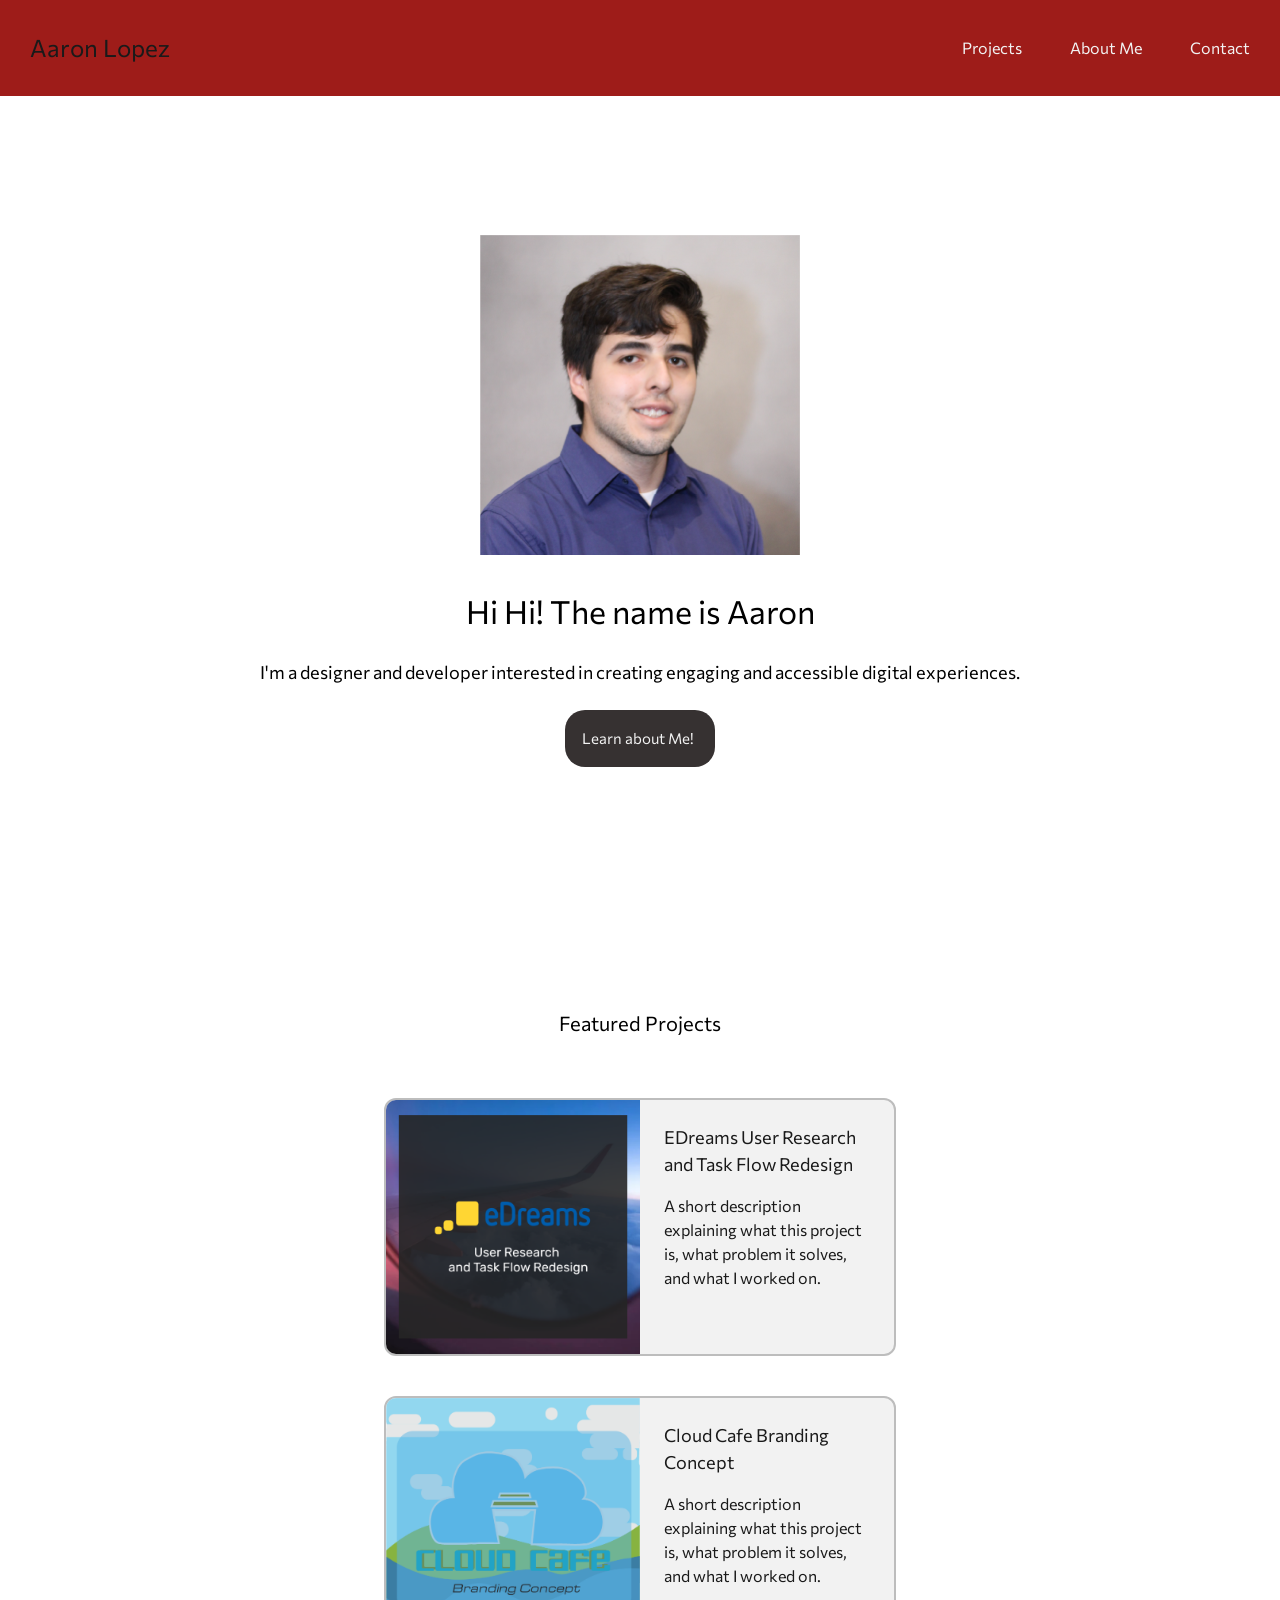
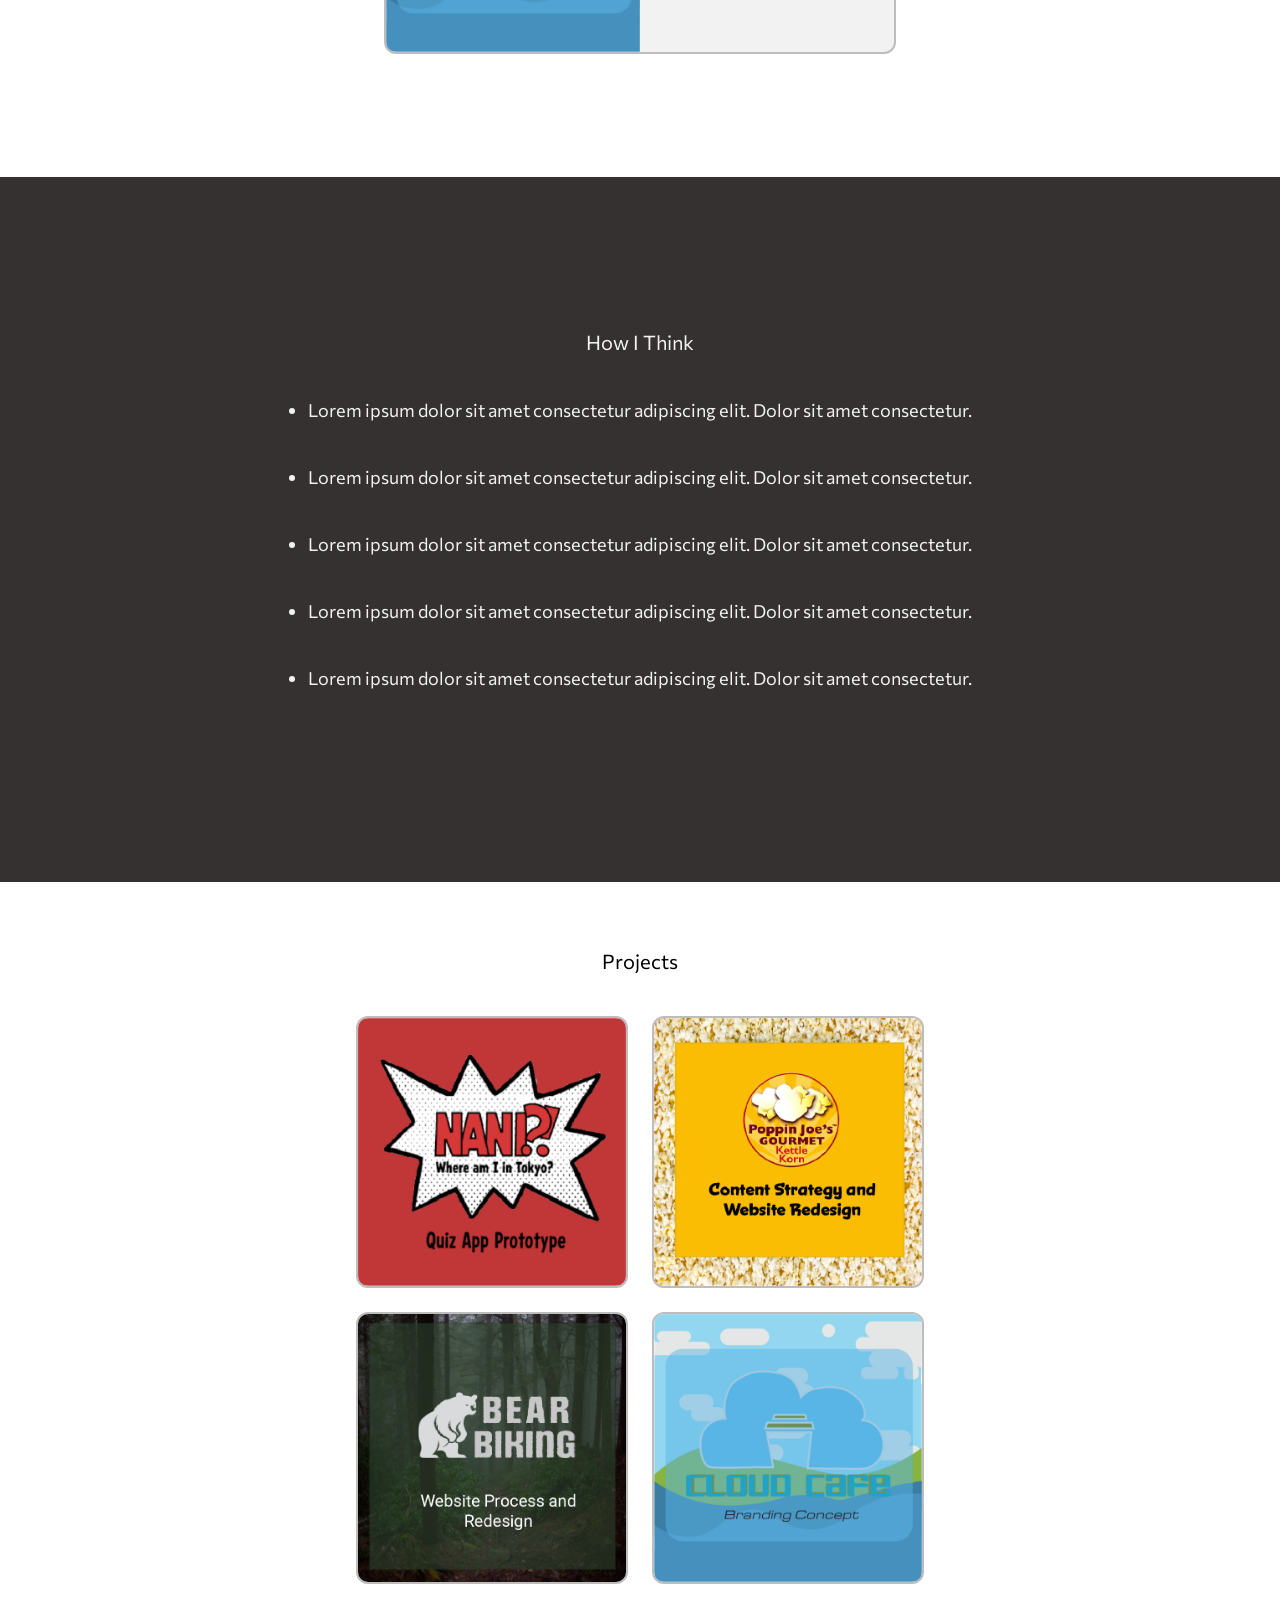
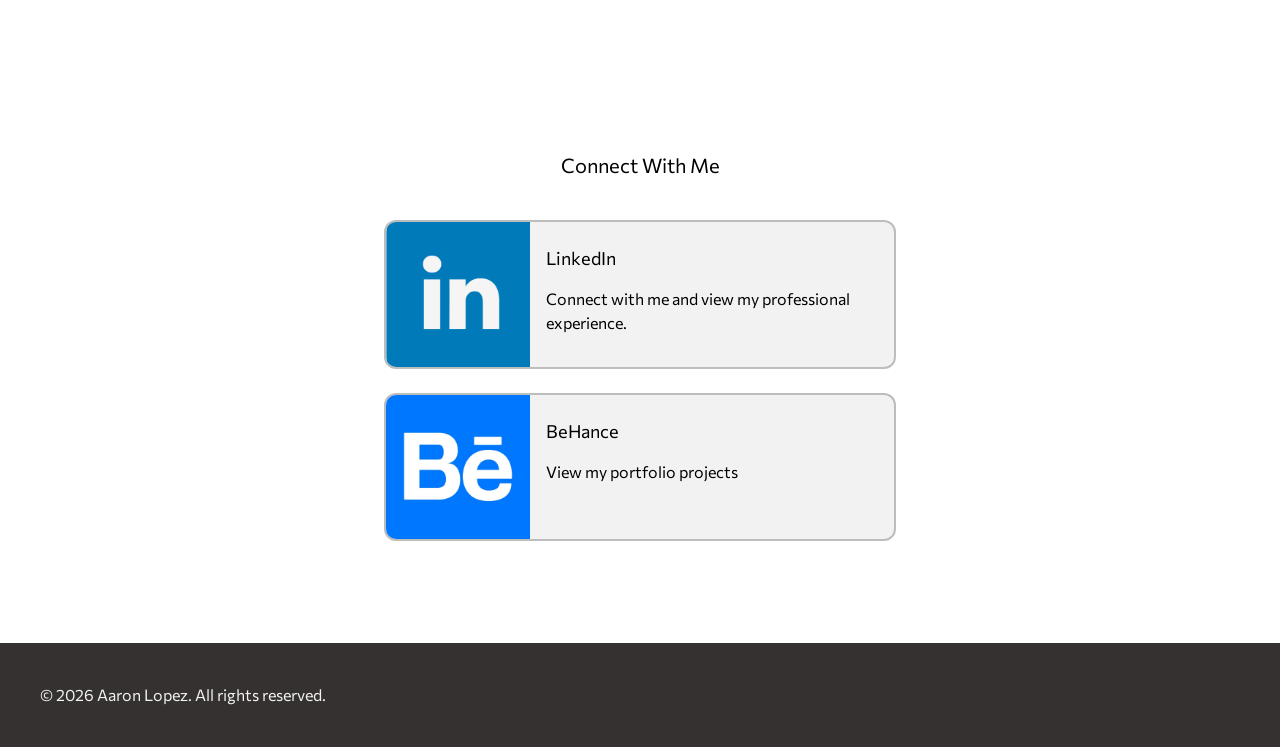
<file: index.html>
<!DOCTYPE html>
<html lang="en">

<head>
    <meta charset="UTF-8">
    <meta name="viewport" content="width=device-width, initial-scale=1.0">
    <meta name="description" content="Personal portfolio featuring my projects, skills, and work.">
    <title>Aaron Lopez - Porfolio</title>

    <link rel="stylesheet" href="styles.css">
</head>

<body>

    <!-- HEADER / NAVIGATION -->
    <header class="site-header">

    <a href="index.html" class="site-name">
        Aaron Lopez
    </a>

    <nav aria-label="Main navigation">
        <ul class="nav-list">
            <li><a href="projects.html">Projects</a></li>
            <li><a href="about.html">About Me</a></li>
            <li><a href="contact.html">Contact</a></li>
        </ul>
    </nav>

</header>

    <!--alt text used in images -->
    <main>

        <!-- HERO -->
        <section class="hero">
        <!-- Responsive Image -->
    <div class="hero-content">

        <img
            src="images/Aaron-Headshot-640.png"
            alt="Portrait of Aaron Lopez"
              srcset="
                images/Aaron-Headshot-320.png 320w,
                images/Aaron-Headshot-640.png 640w
            "
            sizes="320px"
            width="640"
            height="640"
            class="hero-image"
        >

        <div class="hero-text">

            <h1>Hi Hi! The name is Aaron</h1>

            <p>
                I'm a designer and developer interested in creating
                engaging and accessible digital experiences.
            </p>

            <a href="projects.html" class="button">
                Learn about Me!
            </a>

        </div>

    </div>

</section>


        <!-- FEATURED PROJECT -->
        
        
        <section class="featured">

           <h2> Featured Projects</h2>

                <a href="project-eDreams.html" class="featured-card">

                <img
                    src="images/Edreams-Website-Thumbnail-640.png"
                    srcset= "images/Edreams-Website-Thumbnail-320.png 320w,
                            images/Edreams-Website-Thumbnail-640.png 640w"
                    sizes="272px"
                    width="640"
                    height="640"
                    alt="Preview of my featured project"
                >

                <div class="featured-card-content">
                <h3>EDreams User Research and Task Flow Redesign </h3>

                <p>
                    A short description explaining what this project is,
                    what problem it solves, and what I worked on.
                </p>

            
                </div>
                </a>
           



                <a href="project-Cloud-Cafe.html" class="featured-card">

                <img
                    src="images/Cloud-Cafe-Website-Thumbnail-640.png"
                    srcset= "images/Cloud-Cafe-Website-Thumbnail-320.png 320w,
                            images/Cloud-Cafe-Website-Thumbnail-640.png 640w"
                    sizes="272px"
                    width="640"
                    height="640"
                    alt="Preview of my featured project"
                    
                >

                <div class="featured-card-content">
                <h3>Cloud Cafe Branding Concept </h3>

                <p>
                    A short description explaining what this project is,
                    what problem it solves, and what I worked on.
                </p>

            
                </div>
                </a>
           

        </section>


        <!-- SKILLS -->
        <section class="skills">

            <h2>How I Think</h2>

            <ul>
                <li>Lorem ipsum dolor sit amet consectetur adipiscing elit. Dolor sit amet consectetur.</li>
                <li>Lorem ipsum dolor sit amet consectetur adipiscing elit. Dolor sit amet consectetur.</li>
                <li>Lorem ipsum dolor sit amet consectetur adipiscing elit. Dolor sit amet consectetur.</li>
                <li>Lorem ipsum dolor sit amet consectetur adipiscing elit. Dolor sit amet consectetur.</li>
                <li>Lorem ipsum dolor sit amet consectetur adipiscing elit. Dolor sit amet consectetur.</li>
            </ul>

             <!--  <li>HTML</li>
                <li>CSS</li>
                <li>UX Design</li>
                <li>Game Design</li>
                <li>Prototyping</li> -->

        </section>

         <!-- PROJECT COLLECTION -->
        <section class="project">

            <h2>Projects</h2>

            <div class="project-grid">

                <!-- PROJECT CARD 1 -->
                <article class="project-card">

                     <a href="project-nani.html" class="project-card-link" >
                     <img 
                        src="images/NANI-Portfolio-Website-Thumbnail-640.png"
                        alt="NANI!? Where Am I in Tokyo? quiz app prototype thumbnail."

                        srcset="
                            images/NANI-Portfolio-Website-Thumbnail-320.png 320w,
                            images/NANI-Portfolio-Website-Thumbnail-640.png 640w"

                        sizes="
                              sizes=272px"
                                
                              width="640"
                              height="640"
                    >
                
                <div class="project-card-text">
                    <h3>NANI?!? Quiz App Prototype</h3>
                    <p>View Project</p>
                </div>

        </a>
    </article>
        
        <article class="project-card">
        
            <a href="project-poppin-joes.html" class="project-card-link">
                <img 
                        src="images/Poppin-Joes-Website-Thumbnail-640.png"
                        alt="Poppin Joe's website content strategy and redesign project thumbnail."

                        srcset="
                            images/Poppin-Joes-Website-Thumbnail-320.png 320w,
                            images/Poppin-Joes-Website-Thumbnail-640.png 640w"

                        sizes="
                              sizes=272px"
                                
                              width="640"
                              height="640"
                    >

                <div class="project-card-text">
                    <h3>Poppin Joe's Content Strategy and Redesign</h3>
                    <p>View Project</p>
                </div>
            </a>
        </article>

     <article class="project-card">
        <a href="project-bear-biking.html" class="project-card-link">
            <img 
                        src="images/BEAR-Biking-Website-Thumbnail-640.png"
                        alt="BEAR Biking website process and redesign project thumbnail."

                        srcset="
                            images/BEAR-Biking-Website-Thumbnail-320.png 320w,
                            images/BEAR-Biking-Website-Thumbnail-640.png 640w"

                        sizes="
                              sizes=272px"
                                
                              width="640"
                              height="640"
                    >
             
            <div class="project-card-text">
                <h3>BEAR Biking Website Process and Redesign</h3>
                <p>View Project</p>
            </div>
        </a>
    </article>

    <article class="project-card">
        <a href="project-cloud-cafe.html" class="project-card-link">
            <img 
                        src="images/Cloud-Cafe-Website-Thumbnail-640.png"
                        alt="Cloud Cafe branding concept project thumbnail."

                        srcset="
                            images/Cloud-Cafe-Website-Thumbnail-320.png 320w,
                            images/Cloud-Cafe-Website-Thumbnail-640.png 640w"

                        sizes="
                              sizes=272px"
                                
                              width="640"
                              height="640"
                    >
            
            <div class="project-card-text">
                <h3>Cloud Cafe Branding Concept</h3>
                <p>View Project</p>
            </div>
        </a>
      </article>
      
    </div>

</section>



        <!-- SOCIAL MEDIA -->
       
        
        <section class="social">

             <h2>Connect With Me</h2>

            <div class="card-grid">
                 
                 <a href="https://www.linkedin.com/" class="social-card-link" target="_blank" rel="noopener noreferrer">
                
                     <article class="social-card">
                        

                    <img
                        src="images/Screenshot 2026-10-12 223156.png"
                        alt="LinkedIn logo initials"
                    >
                    
                    <div class="social-card-content">

                    <h3>LinkedIn</h3>

                    <p>
                        Connect with me and view my professional experience.
                    </p>

                  
                    </div>
                </article>
                </a>


      <a href="https://www.behance.net/" class="social-card-link" target="_blank" rel="noopener noreferrer">
                
              <article class="social-card">

                    <img
                        src="images/Behance-Logo-2020-394.jpg"
                        alt="Behance logo initials"
                    >

                <div class="social-card-content">
                    
                    <h3>BeHance</h3>

                    <p>
                        View my portfolio projects
                    </p>

                   
                 </div>

                </article>
                </a>
            </div>

        </section>

    </main>


    <!-- FOOTER -->
    <footer>

        <p>
            &copy; 2026 Aaron Lopez. All rights reserved.
        </p>

    </footer>

</body>

</html>
</file>
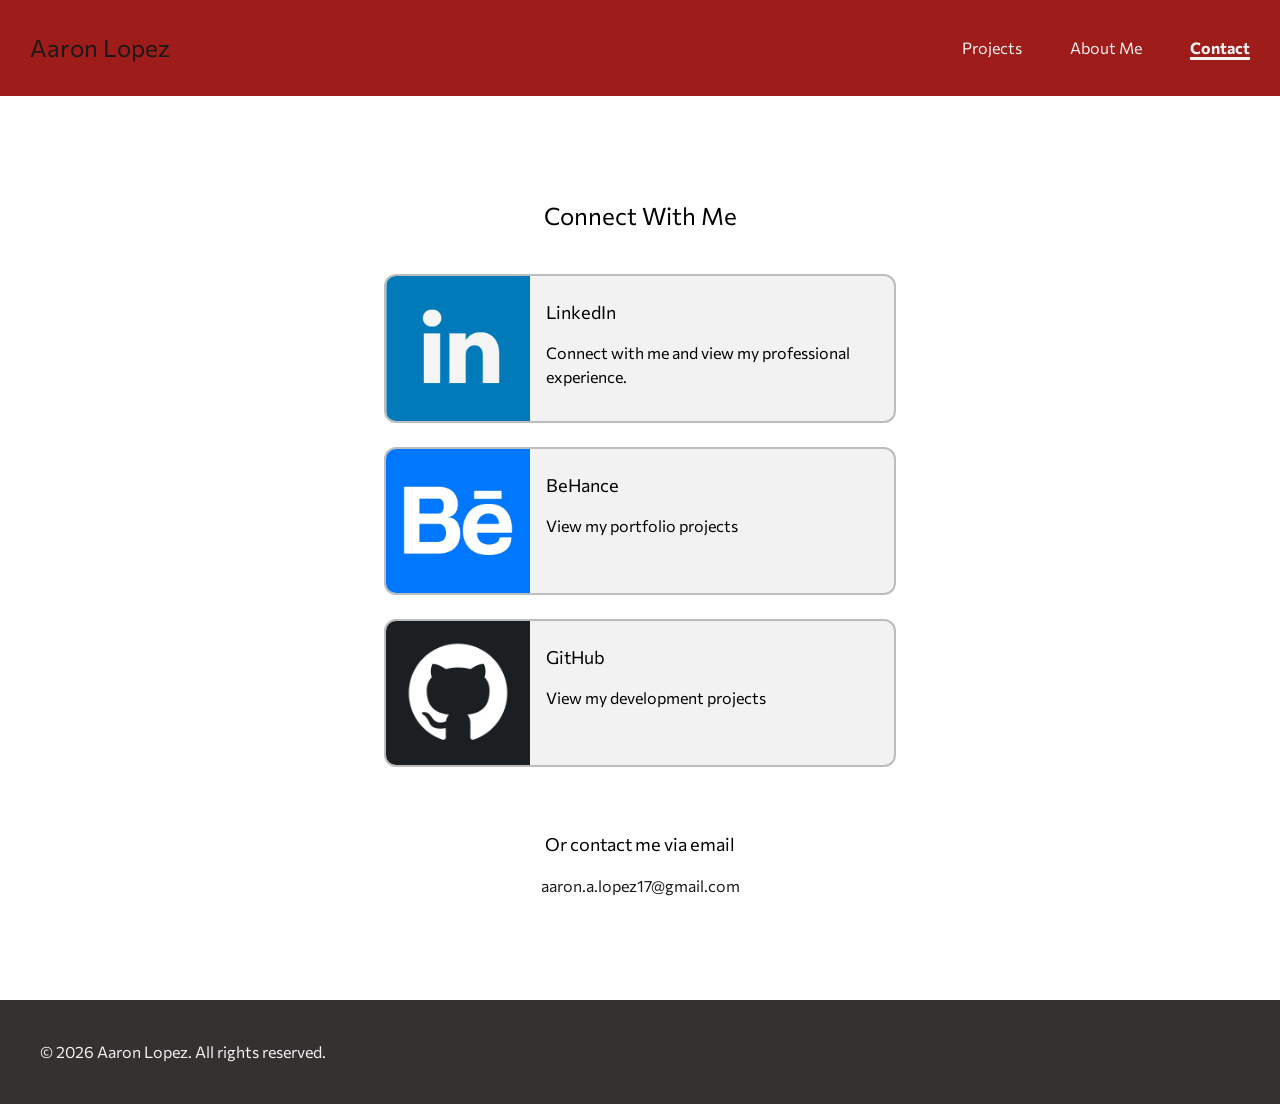
<file: contact.html>
<!DOCTYPE html>
<html lang="en">

<head>
    <meta charset="UTF-8">
    <meta name="viewport" content="width=device-width, initial-scale=1.0">
    <meta name="description" content="Personal portfolio featuring my projects, skills, and work.">
    <title>Aaron Lopez - Contact</title>

    <link rel="stylesheet" href="styles.css">
</head>

<body>

    <!-- HEADER / NAVIGATION -->
    <header class="site-header">

    <a href="index.html" class="site-name">
        Aaron Lopez
    </a>

    <nav aria-label="Main navigation">
        <ul class="nav-list">
            <li><a href="projects.html">Projects</a></li>
            <li><a href="about.html">About Me</a></li>
            <li><a href="contact.html" aria-current="page">Contact</a></li>
        </ul>
    </nav>

</header>

<main>
 <section class="social">

             <h1>Connect With Me</h1>

            <div class="card-grid">
                 
                 <a href="https://www.linkedin.com/" class="social-card-link" tabindex="0" target="_blank" rel="noopener noreferrer">
                
                     <article class="social-card" tabindex="0">
                        

                    <img
                        src="images/Screenshot 2026-10-12 223156.png"
                        alt="LinkedIn logo initials"
                    >
                    
                    <div class="social-card-content">

                    <h3>LinkedIn</h3>

                    <p>
                        Connect with me and view my professional experience.
                    </p>

                  
                    </div>
                </article>
                </a>


      <a href="https://www.behance.net/aaronlopez3" class="social-card-link" target="_blank" rel="noopener noreferrer">
                
              <article class="social-card" tabindex="0">

                    <img
                        src="images/Behance-Logo-2020-394.jpg"
                        alt="Behance logo initials"
                    >

                <div class="social-card-content">
                    
                    <h3>BeHance</h3>

                    <p>
                        View my portfolio projects
                    </p>

                   
                 </div>

                </article>
                </a>

                 <a href="https://github.com/aalope53" class="social-card-link" target="_blank" rel="noopener noreferrer">
                
              <article class="social-card" tabindex="0">

                    <img
                        src="images/github-6980894_640.png"
                        alt="Github cat logo"
                    >

                <div class="social-card-content">
                    
                    <h3>GitHub</h3>

                    <p>
                        View my development projects
                    </p>

                   
                 </div>

                </article>
                </a>
                
            </div>

      

                 <div class="email-contact">
        <h2>Or contact me via email</h2>

        <a href="mailto:youremail@example.com">
            aaron.a.lopez17@gmail.com
        </a>
    </div>

</section>

</main>

 <!-- FOOTER -->
    <footer>

        <p>
            &copy; 2026 Aaron Lopez. All rights reserved.
        </p>

    </footer>

</body>

</html>
</file>
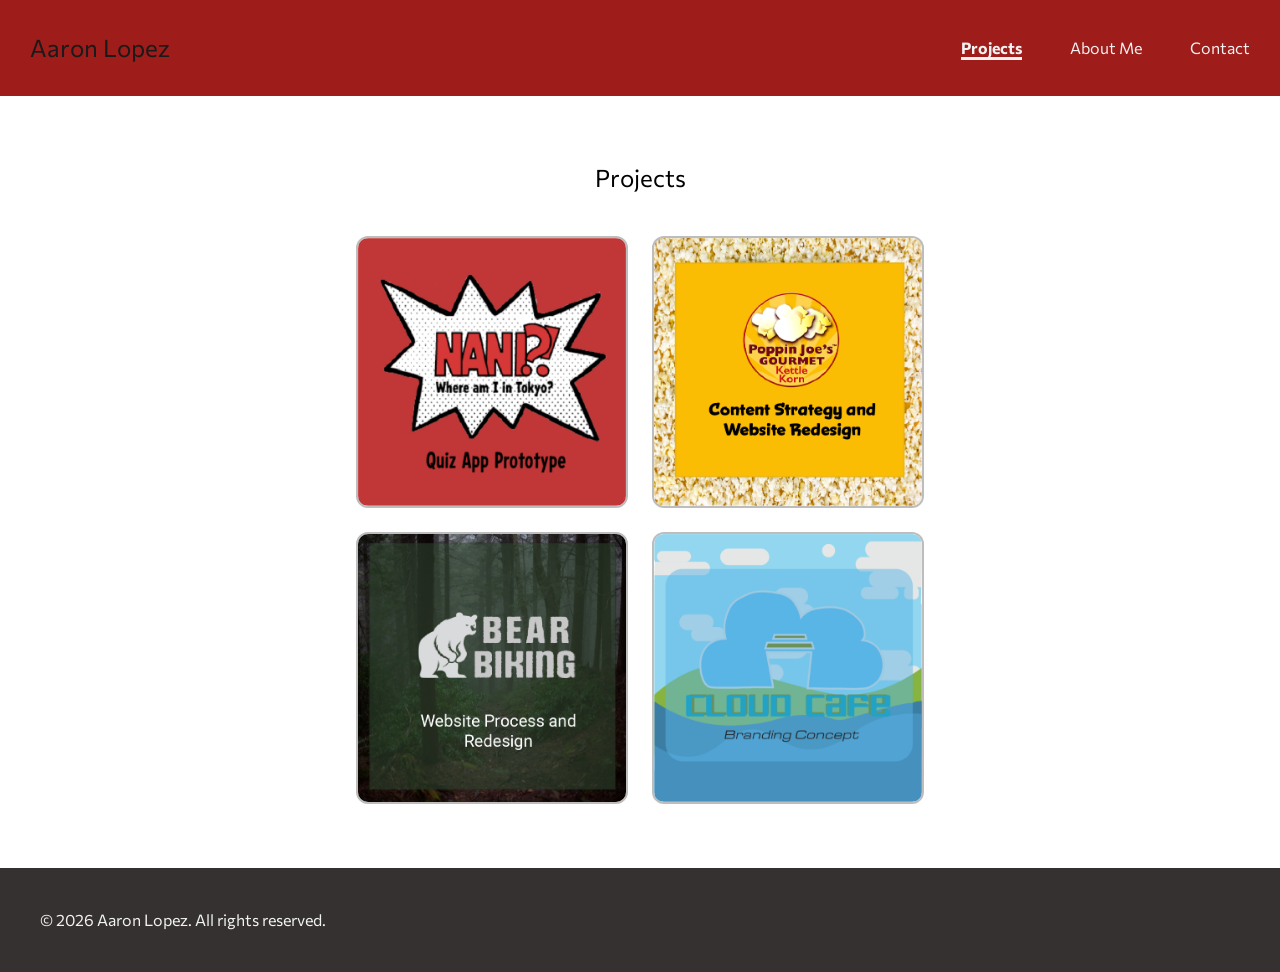
<file: projects.html>
<!DOCTYPE html>
<html lang="en">

<head>
    <meta charset="UTF-8">
    <meta name="viewport" content="width=device-width, initial-scale=1.0">
    <meta name="description" content="Personal portfolio featuring my projects, skills, and work.">
    <title>Aaron Lopez - Projects</title>

    <link rel="stylesheet" href="styles.css">
</head>

<body>

     <header class="site-header">

    <a href="index.html" class="site-name">
        Aaron Lopez
    </a>

    <nav aria-label="Main navigation">
        <ul class="nav-list">
            <li><a href="projects.html" aria-current="page">Projects</a></li>
            <li><a href="about.html">About Me</a></li>
            <li><a href="contact.html">Contact</a></li>
        </ul>
    </nav>

</header>

<main>
       <section class="project">

            <h1>Projects</h1>

            <div class="project-grid">

                <!-- PROJECT CARD 1 -->
                <article class="project-card">

                     <a href="project-one.html" class="project-card-link" >
                     <img 
                        src="images/NANI-Portfolio-Website-Thumbnail-640.png"
                        alt="NANI!? Where Am I in Tokyo? quiz app prototype thumbnail."

                        srcset="
                            images/NANI-Portfolio-Website-Thumbnail-320.png 320w,
                            images/NANI-Portfolio-Website-Thumbnail-640.png 640w"

                        sizes="
                              sizes=272px"
                                
                              width="640"
                              height="640"
                    >
                
                <div class="project-card-text">
                    <h3>NANI?!? Quiz App Prototype</h3>
                    <p>View Project</p>
                </div>

        </a>
    </article>
        
        <article class="project-card">
        
            <a href="project-two.html" class="project-card-link">
                <img 
                        src="images/Poppin-Joes-Website-Thumbnail-640.png"
                        alt="Poppin Joe's website content strategy and redesign project thumbnail."

                        srcset="
                            images/Poppin-Joes-Website-Thumbnail-320.png 320w,
                            images/Poppin-Joes-Website-Thumbnail-640.png 640w"

                        sizes="
                              sizes=272px"
                                
                              width="640"
                              height="640"
                    >

                <div class="project-card-text">
                    <h3>Poppin Joe's Content Strategy and Redesign</h3>
                    <p>View Project</p>
                </div>
            </a>
        </article>

     <article class="project-card">
        <a href="project-three.html" class="project-card-link">
            <img 
                        src="images/BEAR-Biking-Website-Thumbnail-640.png"
                        alt="BEAR Biking website process and redesign project thumbnail."

                        srcset="
                            images/BEAR-Biking-Website-Thumbnail-320.png 320w,
                            images/BEAR-Biking-Website-Thumbnail-640.png 640w"

                        sizes="
                              sizes=272px"
                                
                              width="640"
                              height="640"
                    >
             
            <div class="project-card-text">
                <h3>BEAR Biking Website Process and Redesign</h3>
                <p>View Project</p>
            </div>
        </a>
    </article>

    <article class="project-card">
        <a href="project-four.html" class="project-card-link">
            <img 
                        src="images/Cloud-Cafe-Website-Thumbnail-640.png"
                        alt="Cloud Cafe branding concept project thumbnail."

                        srcset="
                            images/Cloud-Cafe-Website-Thumbnail-320.png 320w,
                            images/Cloud-Cafe-Website-Thumbnail-640.png 640w"

                        sizes="
                              sizes=272px"
                                
                              width="640"
                              height="640"
                    >
            
            <div class="project-card-text">
                <h3>Cloud Cafe Branding Concept</h3>
                <p>View Project</p>
            </div>
        </a>
      </article>
      
    </div>

</section>


</main>


     <footer>

        <p>
            &copy; 2026 Aaron Lopez. All rights reserved.
        </p>

    </footer>

</body>

</html>
</file>
<file: styles.css>
@import url('https://fonts.googleapis.com/css2?family=Commissioner:wght@100..900&display=swap');


@layer reset, base, layout, components, utilities, overrides;

/* RESET */

@layer reset    {

/* http://meyerweb.com/eric/tools/css/reset/ 
   v2.0 | 20110126
   License: none (public domain)
*/

html, body, div, span, applet, object, iframe,
h1, h2, h3, h4, h5, h6, p, blockquote, pre,
a, abbr, acronym, address, big, cite, code,
del, dfn, em, img, ins, kbd, q, s, samp,
small, strike, strong, sub, sup, tt, var,
b, u, i, center,
dl, dt, dd, ol, ul, li,
fieldset, form, label, legend,
table, caption, tbody, tfoot, thead, tr, th, td,
article, aside, canvas, details, embed, 
figure, figcaption, footer, header, hgroup, 
menu, nav, output, ruby, section, summary,
time, mark, audio, video {
	margin: 0;
	padding: 0;
	border: 0;
	font-size: 100%;
	font: inherit;
	vertical-align: baseline;
}
/* HTML5 display-role reset for older browsers */
article, aside, details, figcaption, figure, 
footer, header, hgroup, menu, nav, section {
	display: block;
}
body {
	line-height: 1;
}
ol, ul {
	list-style: none;
}
blockquote, q {
	quotes: none;
}
blockquote:before, blockquote:after,
q:before, q:after {
	content: '';
	content: none;
}
table {
	border-collapse: collapse;
	border-spacing: 0;
}

}

@layer base  {

    :root {
    
        /* Colors */
            --color-primary: #9E1C19;
            --color-secondary: #363131;
            --color-background: #E6E6E6;
            --color-font: #1A1A1A;
            --color-card: #F2F2F2;
            --color-accent: #BDBDBD;
            --color-active: #858383;


        /* Typography */
        /*Typography System and Fallback here */

            --font-body: "Commissioner", Arial, sans-serif  ;
            --font-size-base: 16px;
            --font-size-large: 24px;
            --font-size-heading: 2rem;

        /* Spacing */

            --space-xs: 0.5rem;
            --space-sm: 1rem;
            --space-md: 1.5rem;
            --space-lg: 2rem;
            --space-lg2: 3rem;
            --space-xl: 4rem;

        /* Shape */
            --radius-small: 0.25rem;
            --radius-medium: 0.75rem;
            --radius-large: 1rem;

        /* Focus */
            --focus-color: #005fcc;
            --focus-width: 3px;
            --focus-offset: 3px;

            --content-max: 70rem;
            
    }

        * {
            box-sizing: border-box;
        }


        body {
            font-family: var(--font-body);
            font-size: var(--font-size-base);
            line-height: 1.5;
            min-block-size: 100vh;
            display: flex;
            flex-direction: column;

        }

        h1 {
            font-size: 24px;
            text-align: center;
            margin-bottom: 40px;
        }

        
        h2 {
            font-size: 20px;
            text-align: center;
            margin-bottom: 40px;

        }

        h3 { 
            font-size: 18px;
        }


        a {
            
            text-decoration: none;
        }

        header {           
            background: var(--color-primary);
            padding-bottom: 20px;
            padding: 30px;
            color: white;
            
        }

        nav {
            
        }

        nav ul {
          
        }

        

        section {


        }

        img {


        }

        footer {
            background-color: var(--color-secondary);
            color: var(--color-card);
            padding: 40px;
        
        }

}

@layer layout {


        main {
        inline-size: 100%;
        flex: 1;
        }

        .hero,
        .featured,
        .project,
        .social {
            inline-size: min(100% - 2rem, var(--content-max));
            margin-inline: auto;
            padding-block: clamp(3rem, 8vw, 8rem);
            padding-inline: var(--space-sm);
        }

        .hero {
            inline-size: min(100% - 2rem, 70rem);
            margin-inline: auto;

            min-block-size: 90vh;

            display: flex;
            justify-content: center;
            align-items: center;

            padding-block: var(--space-xl);
            padding-inline: var(--space-sm);
        }

        .hero-content {
            display: grid;
            grid-template-columns: 1fr;

            align-items: center;
            gap: var(--space-lg);

            inline-size: 100%;
            max-inline-size: 60rem;
        }  
        

        /* Example of CSS Layout Stability */
        .hero-image {
            inline-size: min(20rem, 100%);
            block-size: auto;
            aspect-ratio: 1 / 1;
            object-fit: cover;
            justify-self: center;
        }

        .hero-text h1 {
            font-size: clamp(2rem, 4vw, 1rem);
            margin-block-end: var(--space-md);
            text-align: center;
        }

         .hero p {
            font-size: 1.125rem;
            line-height: 1.5;
            padding-block-end: var(--space-md);
            text-align: center;
        }
        


        .site-header {
             display: flex;
            flex-direction: column;
            align-items: flex-start;
            gap: var(--space-sm);
         

        }

        .featured, .social {
            display: flex;
            flex-direction: column;
            align-items: center;
        }

        .featured {
            container-type: inline-size;
        }

        /* .featured h2 {
            font-size: 24px;
            text-align: center;
            margin-bottom: 40px;
        } */

        .skills {
                padding: 150px;
                display: flex;
                flex-direction: column;
                align-items: center;
                background-color: var(--color-secondary);
                color: var(--color-card);
    


        }

        .skills li {
                font-size: 18px;
                margin-bottom: 40px;
                list-style-type: disc;
        }

        .project {
                 max-width: 900px;
                margin: 0 auto;
                padding: var(--space-xl);
            }

        .project-grid {
            display: grid;
            grid-template-columns: repeat(auto-fit, minmax(17rem, 17rem));
            gap: var(--space-md);
            justify-content: center;
        }


        .email-contact {
            display: flex;
            flex-direction: column;
            align-items: center;

            inline-size: 100%;
            margin-block-start: var(--space-xl);

            text-align: center;
        }

        .email-contact h2 {
            margin-block-end: var(--space-sm);
            font-size: 18px;
        }

        .email-contact a {
            color: var(--color-font);
            text-decoration: none;
        }

        .email-contact a:hover {
            text-decoration: underline;
        }

    }


    @layer components {

        /* Nav Selection */

        .nav-list {
             display: flex;
             flex-wrap: wrap;
             gap: var(--space-sm);
        }



        .nav-list a {
            color: var(--color-card);
            text-decoration: none;


        }
        

        .site-name {
            color: var(--color-font);
            text-decoration: none;
            font-size: var(--font-size-large);
        }

        .nav-list li a:hover {
            background-color: white;
            padding: 10px;
            color: var(--color-font);



        }
    

    
        /* Button */
    
    
        .button {
            display: block;
            margin: 0 auto; 
            background-color: var(--color-secondary);
            border: 2px solid transparent;
            color: var(--color-card);
            padding: 15px;
            border-radius: 20px;
            font-size: 15px;
            width: 150px;
        }



        .button:hover {
            border: solid var(--color-secondary) 2px;
            background-color: var(--color-accent);
            color: var(--color-font);
            width: 150px;
        }


        .button:active {
            background-color: var(--color-active);
            color: var(--color-card);
        }


    /* Card */


        .featured-card{
            border: solid var(--color-accent) 2px;
            border-radius: 7px;
            margin: 20px;
        }

        
        .featured-card:hover,
        .social-card:hover {
             transform: translateY(-15px);
             transition: all 0.3s ease;
             box-shadow: 0px 15px 20px rgba(0, 0, 0, 0.15);
        }

         .featured-card:active,
        .social-card:active {
            opacity: 70%;
        }



        .project-card:hover {
            transform: translateY(-7px);
            transition: all 0.3s ease;
            box-shadow: 0px 15px 20px rgba(0, 0, 0, 0.15);
    
             
            
        }

        .project-card:hover .project-card-text {
         opacity: 1;
        }


        .project-card:active {
             opacity: 70%;
        }


    /* Featured Card */

       .featured-card {
            
            display: grid;
            grid-template-columns: 1fr;
            inline-size: 100%;
            max-inline-size: 17rem;
            background: var(--color-card);
            color: var(--color-font);
            border: 2px solid var(--color-accent);
            border-radius: var(--radius-medium);
            overflow: hidden;
        }

        .featured-card img {
            inline-size: 100%;
            aspect-ratio: 1;

            height: auto;
            object-fit: cover;
        }

        .featured-card-content {
            padding: var(--space-md);
            min-block-size: 13rem;
        }

        .featured-card h3 {
            margin-block-end: var(--space-sm);
        }

        .featured-card p {
            line-height: 1.5;
        }
        

        .featured-card-content a {
            display: inline-block;
            margin-left: 75px;
            margin-top: 40px;
            grid-column: 2;
            grid-row: 3;
        }

        @container (min-width: 32rem) {

        .featured-card {
            max-inline-size: 32rem;
            grid-template-columns: 1fr 1fr;
            min-block-size: 15rem;
    }

        .featured-card img {
            inline-size: 100%;
            block-size: 100%;
            object-fit: cover;
    }

        .featured-card-content {
            padding: var(--space-md);
    }
    
}


    /* Project Card */
            .project-card img {
            display: block;
            width: 100%;
            height: 100%;
            border-radius: 10px;
            object-fit: cover;
        }



            /* Figure out how to fix border */
        .project-card {
             position: relative;
             display: block;
             inline-size: 100%;
             aspect-ratio: 1;
             border-radius: var(--radius-medium);
             border: solid var(--color-accent) 2px;
        }

    
        .project-card-text {
            position: absolute;
            inset: 0;
            display: flex;
            flex-direction: column;
            justify-content: center;
            align-items: center;
            text-align: center;
            transition: all 0.3s ease;
            background: rgba(0, 0, 0, 0.6);
            color: white;
            border-radius: 10px;

            opacity: 0;
     }


        .project-card-text p {
            padding-block-start: 40px;
            font-size: 14px;

        }




    /* Social Media Card */

        .social-card {
            display: grid;
            grid-template-columns: fit-content(9rem) minmax(0, 1fr);
            width: 100%;
            inline-size: 100%;
            max-inline-size: 32rem;
            margin-inline: 0;
            min-block-size: 5rem;
            background: var(--color-card);
            border-radius: var(--radius-medium);
            overflow: hidden;
            border: solid var(--color-accent) 2px;
            border-radius: var(--radius-medium);
            margin: 0;
          
        }


        .card-grid {
            display: grid;
            justify-items: center;
            inline-size: 100%;
            gap: var(--space-md);
        }

        .social-card img {
              width: 100%;
              height: 100%;
              object-fit: cover;
             

        }

        .social-card-content {
             padding: var(--space-sm);

        }

        .social-card h3 {
            font-size: 18px;
            padding-top: 7px;
        }

        .social-card p {
            margin-top: 15px; 
        }

        .social-card a {
            display: inline-block;
        }

        .social-card-link {
            color: inherit;
            text-decoration: none;
            display: block;
            inline-size: 100%;
            max-inline-size: 32rem;
        }



    }

@layer utilities {
   
    .text-center {
        text-align: center;
    }

  
    .margin-top-lg {
        margin-top: var(--space-lg);
    }

    .max-width-text {
        max-width: 65ch;
    }

}



@layer overrides {
    :focus-visible {
            outline: solid rgb(2, 157, 230) 2px;
            outline-offset: 4px;
    }
    

    .nav-list a[aria-current="page"] {
        font-weight: bold;
        border-bottom: 3px solid var(--color-card);
    }

    .project-card-link,
    .social-card-link {
        display: block;
        width: 100%;
        height: 100%;
        border-radius: var(--radius-medium);
    }

}

/* Print Styles */

    @media print {

    body {
        background: white;
        color: black;
        font-size: 11pt;
        line-height: 1.4;
    }


    .site-header,
    .button {
        display: none;
    }


    /* Remove huge screen spacing */
    .hero,
    .featured,
    .skills,
    .project,
    .social {
        padding: 20px 0;
        margin: 0;
        height: auto;
    }


    /* Keep headings close to their content */
    h1,
    h2,
    h3 {
        break-after: avoid;
    }

    h2 {
        margin-bottom: 20px;
    }


    /* Don't split cards between two pages */
    .featured-card,
    .project-card,
    .social-card {
        break-inside: avoid;
    }


    /* Remove interactive screen effects */
    .featured-card,
    .project-card,
    .social-card {
        box-shadow: none;
        transform: none;
    }


    /* Make images safe for the printed page */
    img {
        max-width: 100%;
    }


    /* Keep the project cards in a clean grid */
    .project-grid {
        grid-template-columns: repeat(2, 200px);
        gap: 20px;
    }


    /* Hover doesn't exist on paper,
       so make project information visible */
    .project-card-text {
        opacity: 1;
    }

    .skills {
        background: white;
        color: black;
    }


    /* Make cards easier to see without backgrounds */
    .featured-card,
    .project-card,
    .social-card {
        border: 1px solid #777;
    }


    /* Remove unnecessary footer styling */
    footer {
        background: white;
        color: black;
        padding: 20px 0;
        border-top: 1px solid #777;
    }
}


/* Media Queries */

 @media (min-width: 45rem) {

        .site-header {
            flex-direction: row;
            justify-content: space-between;
            align-items: center;
        }

        .nav-list {
            gap: var(--space-lg2);
        }

    }

    @media (prefers-reduced-motion: reduce) {

    .featured-card,
    .project-card,
    .social-card,
    .project-card-text {
        transition: none;
    }

    .featured-card:hover,
    .project-card:hover,
    .social-card:hover {
        transform: none;
        border-color: var(--color-primary);
    }

}

    @media (max-width: 45rem) {
         .social-card h3 {
        font-size: 1rem;
    }

    .social-card p {
        font-size: 0.9rem;
        line-height: 1.3;
    }

    .email-contact h3 {
        font-size: 1rem;
    }

    .email-contact a {
        font-size: 0.875rem;
    }
}

   /* @media (min-width: 40rem) {

    .hero-content {
        grid-template-columns:
            minmax(18rem, 25rem)
            minmax(18rem, 28rem);
    }

    @media (max-width: 40rem) {

   .card-grid {
        inline-size: 100%;
        max-inline-size: 18rem;
        margin-inline: auto;

        display: grid;
        gap: var(--space-md);
    }

    .social-card {
        display: grid;

       
        grid-template-columns: 4.5rem minmax(0, 1fr);

        inline-size: 100%;
        min-block-size: 3.5rem;

        margin: 0;
    }

    .social-card img {
        inline-size: 100%;
        block-size: 100%;

        object-fit: cover;
    }

    .social-card-content {
        min-inline-size: 0;
        padding: var(--space-sm);
    }

    .social-card h3 {
        font-size: 1rem;
        padding: 0;
    }

    .social-card p {
        font-size: 0.875rem;
        margin-block-start: var(--space-xs);
    }
}  

    

}

/* Support Queries */

@supports (container-type: inline-size) {

    .featured {
        container-type: inline-size;
    }

    @container (min-width: 32rem) {

        .featured-card {
            grid-template-columns: minmax(12rem, 1fr) 1fr;
        }

        .featured-card img {
            grid-column: 1;
            grid-row: 1;
        }

        .featured-card-content {
            grid-column: 2;
            grid-row: 1;
        }

    }

}
</file>
